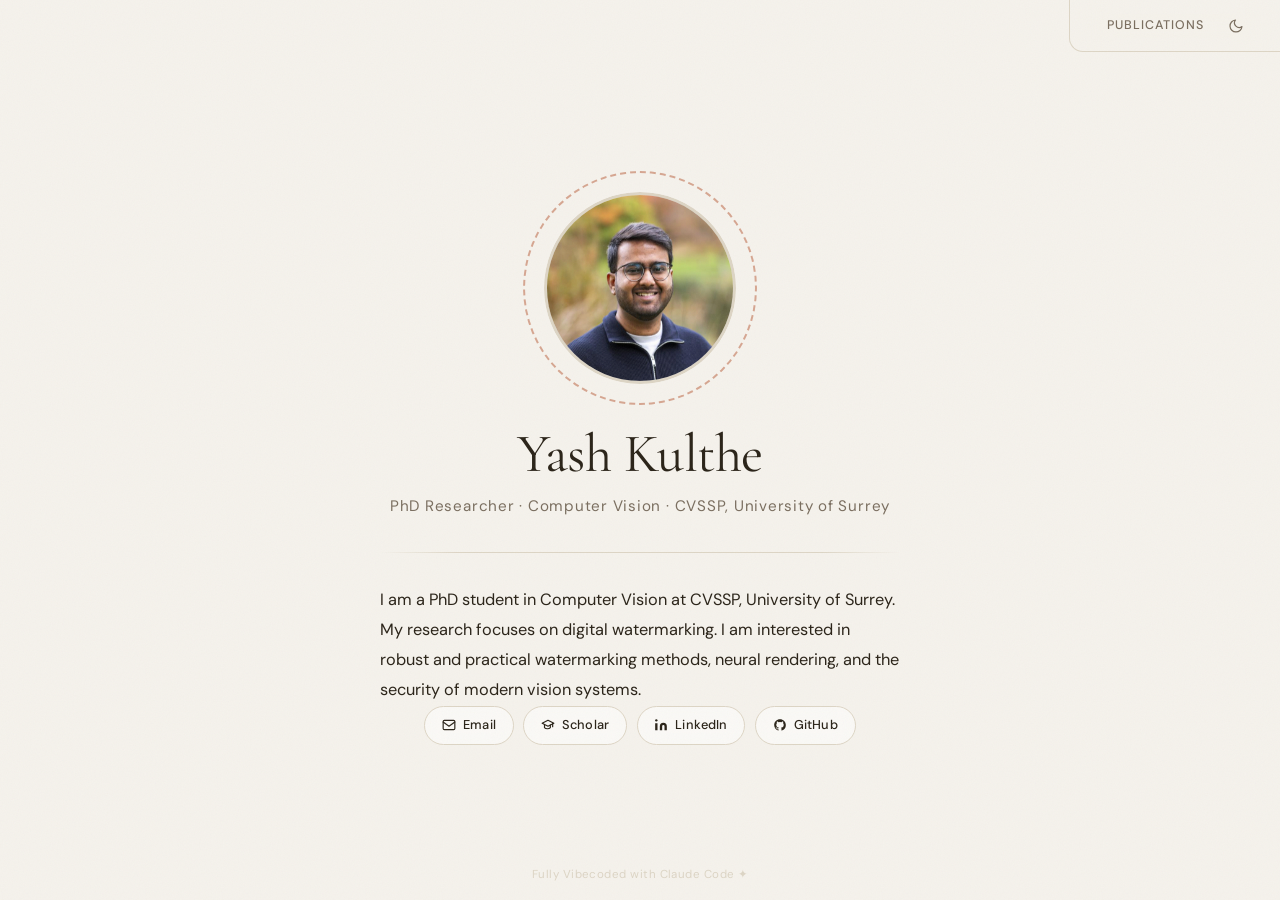
<file: index.html>
<!DOCTYPE html>
<html lang="en">
<head>
  <meta charset="UTF-8" />
  <meta name="viewport" content="width=device-width, initial-scale=1.0" />
  <title>Yash Kulthe</title>
  <script>
    (() => {
      try {
        const savedTheme = localStorage.getItem('theme');
        const prefersDark = window.matchMedia('(prefers-color-scheme: dark)').matches;
        document.documentElement.dataset.theme =
          savedTheme === 'light' || savedTheme === 'dark'
            ? savedTheme
            : (prefersDark ? 'dark' : 'light');
      } catch (error) {
        document.documentElement.dataset.theme = 'light';
      }
    })();
  </script>
  <meta name="description" content="Yash Kulthe — PhD Researcher in Computer Vision at CVSSP, University of Surrey. Research on digital watermarking, neural rendering, and vision security." />

  <meta name="google-site-verification" content="o4VE492K15_liTR5p_n89CKCNleQmVElHs2xuH4ov8E" />

  <!-- Open Graph (link previews on Slack, Twitter, WhatsApp, etc.) -->
  <meta property="og:title" content="Yash Kulthe" />
  <meta property="og:description" content="PhD Researcher in Computer Vision at CVSSP, University of Surrey." />
  <meta property="og:url" content="https://yash-research.github.io/" />
  <meta property="og:type" content="website" />

  <!-- Tell Google not to index the placeholder pages -->
  <meta name="robots" content="index, follow" />
  <link rel="preconnect" href="https://fonts.googleapis.com" />
  <link rel="preconnect" href="https://fonts.gstatic.com" crossorigin />
  <link href="https://fonts.googleapis.com/css2?family=Cormorant+Garamond:ital,wght@0,300;0,400;0,500;0,600;1,400;1,500&family=DM+Sans:opsz,wght@9..40,300;9..40,400;9..40,500&display=swap" rel="stylesheet" />
  <link rel="stylesheet" href="assets/css/style.css" />
  <script defer src="assets/js/theme.js"></script>
</head>
<body class="is-home">

  <!-- Noise texture overlay -->
  <div class="noise" aria-hidden="true"></div>

  <!-- ── Navigation ───────────────────────────────────────────── -->
  <nav class="nav" aria-label="Site navigation">
    <a href="publications.html" class="nav-link">Publications</a>
    <button type="button" class="theme-toggle" data-theme-toggle>
      <span class="theme-toggle-icon theme-icon-moon" aria-hidden="true">
        <svg viewBox="0 0 24 24" fill="none" stroke="currentColor" stroke-width="1.8" stroke-linecap="round" stroke-linejoin="round">
          <path d="M21 12.8A9 9 0 1 1 11.2 3a7 7 0 0 0 9.8 9.8z"/>
        </svg>
      </span>
      <span class="theme-toggle-icon theme-icon-sun" aria-hidden="true">
        <svg viewBox="0 0 24 24" fill="none" stroke="currentColor" stroke-width="1.8" stroke-linecap="round" stroke-linejoin="round">
          <circle cx="12" cy="12" r="4"/>
          <path d="M12 2v2.5M12 19.5V22M4.93 4.93l1.77 1.77M17.3 17.3l1.77 1.77M2 12h2.5M19.5 12H22M4.93 19.07 6.7 17.3M17.3 6.7l1.77-1.77"/>
        </svg>
      </span>
      <span class="visually-hidden">Toggle theme</span>
    </button>
  </nav>

  <!-- ── Home content ─────────────────────────────────────────── -->
  <main class="home-main">
    <div class="home-container">

      <!-- Profile photo with spinning dashed ring -->
      <div class="profile-wrap anim" style="--delay:0s">
        <div class="profile-ring-container">
          <div class="profile-ring" aria-hidden="true"></div>
          <div class="profile-photo-wrap">
            <!--
              Replace src with your actual photo path, e.g. assets/img/photo.jpg
              The placeholder shows your initials if the image fails to load.
            -->
            <img
              src="assets/photo.jpg"
              alt="Yash Kulthe"
              class="profile-photo"
              onerror="this.style.display='none';this.nextElementSibling.style.display='flex'"
            />
            <div class="profile-placeholder" aria-hidden="true">YK</div>
          </div>
        </div>
      </div>

      <!-- Name -->
      <h1 class="name anim" style="--delay:0.1s">Yash Kulthe</h1>

      <!-- Role / tagline -->
      <p class="role anim" style="--delay:0.18s">
        PhD Researcher &middot; Computer Vision &middot; CVSSP, University of Surrey
      </p>

      <!-- Soft ruled divider -->
      <div class="ruled anim" style="--delay:0.26s"></div>

      <!-- About paragraph -->
      <p class="about anim" style="--delay:0.34s">
        I am a PhD student in Computer Vision at CVSSP, University of Surrey.
        My research focuses on digital watermarking. I am interested in robust and practical
        watermarking methods, neural rendering, and the security of modern vision systems.
      </p>

      <!-- Link pills -->
      <div class="links anim" style="--delay:0.44s">

        <!-- Email -->
        <a href="mailto:y.kulthe@surrey.ac.uk" class="pill">
          <svg xmlns="http://www.w3.org/2000/svg" viewBox="0 0 24 24" fill="none" stroke="currentColor" stroke-width="2" stroke-linecap="round" stroke-linejoin="round" aria-hidden="true">
            <rect x="2" y="4" width="20" height="16" rx="2"/>
            <path d="m2 7 10 7 10-7"/>
          </svg>
          Email
        </a>

        <!-- Google Scholar -->
        <a href="https://scholar.google.co.uk/citations?user=-88aTiMAAAAJ&hl=en&authuser=1" class="pill" target="_blank" rel="noopener">
          <svg xmlns="http://www.w3.org/2000/svg" viewBox="0 0 24 24" fill="none" stroke="currentColor" stroke-width="2" stroke-linecap="round" stroke-linejoin="round" aria-hidden="true">
            <path d="M12 14 2 9l10-5 10 5-10 5z"/>
            <path d="M6 11.5v5c2 2.5 8 2.5 10 0v-5"/>
            <line x1="20" y1="9" x2="20" y2="15"/>
          </svg>
          Scholar
        </a>

        <!-- LinkedIn -->
        <a href="https://www.linkedin.com/in/yash-kulthe/" class="pill" target="_blank" rel="noopener">
          <svg xmlns="http://www.w3.org/2000/svg" viewBox="0 0 24 24" fill="currentColor" aria-hidden="true">
            <path d="M16 8a6 6 0 0 1 6 6v7h-4v-7a2 2 0 0 0-2-2 2 2 0 0 0-2 2v7h-4v-7a6 6 0 0 1 6-6z"/>
            <rect x="2" y="9" width="4" height="12"/>
            <circle cx="4" cy="4" r="2"/>
          </svg>
          LinkedIn
        </a>

        <!-- GitHub -->
        <a href="https://github.com/JosTheBossX" class="pill" target="_blank" rel="noopener">
          <svg xmlns="http://www.w3.org/2000/svg" viewBox="0 0 24 24" fill="currentColor" aria-hidden="true">
            <path fill-rule="evenodd" clip-rule="evenodd" d="M12 2C6.477 2 2 6.484 2 12.017c0 4.425 2.865 8.18 6.839 9.504.5.092.682-.217.682-.483 0-.237-.008-.868-.013-1.703-2.782.605-3.369-1.343-3.369-1.343-.454-1.158-1.11-1.466-1.11-1.466-.908-.62.069-.608.069-.608 1.003.07 1.531 1.032 1.531 1.032.892 1.53 2.341 1.088 2.91.832.092-.647.35-1.088.636-1.338-2.22-.253-4.555-1.113-4.555-4.951 0-1.093.39-1.988 1.029-2.688-.103-.253-.446-1.272.098-2.65 0 0 .84-.27 2.75 1.026A9.564 9.564 0 0 1 12 6.844a9.59 9.59 0 0 1 2.504.337c1.909-1.296 2.747-1.027 2.747-1.027.546 1.379.202 2.398.1 2.651.64.7 1.028 1.595 1.028 2.688 0 3.848-2.339 4.695-4.566 4.943.359.309.678.92.678 1.855 0 1.338-.012 2.419-.012 2.747 0 .268.18.58.688.482A10.02 10.02 0 0 0 22 12.017C22 6.484 17.522 2 12 2z"/>
          </svg>
          GitHub
        </a>

      </div>
    </div>
  </main>

  <footer class="site-footer">Fully Vibecoded with Claude Code ✦</footer>

</body>
</html>
</file>
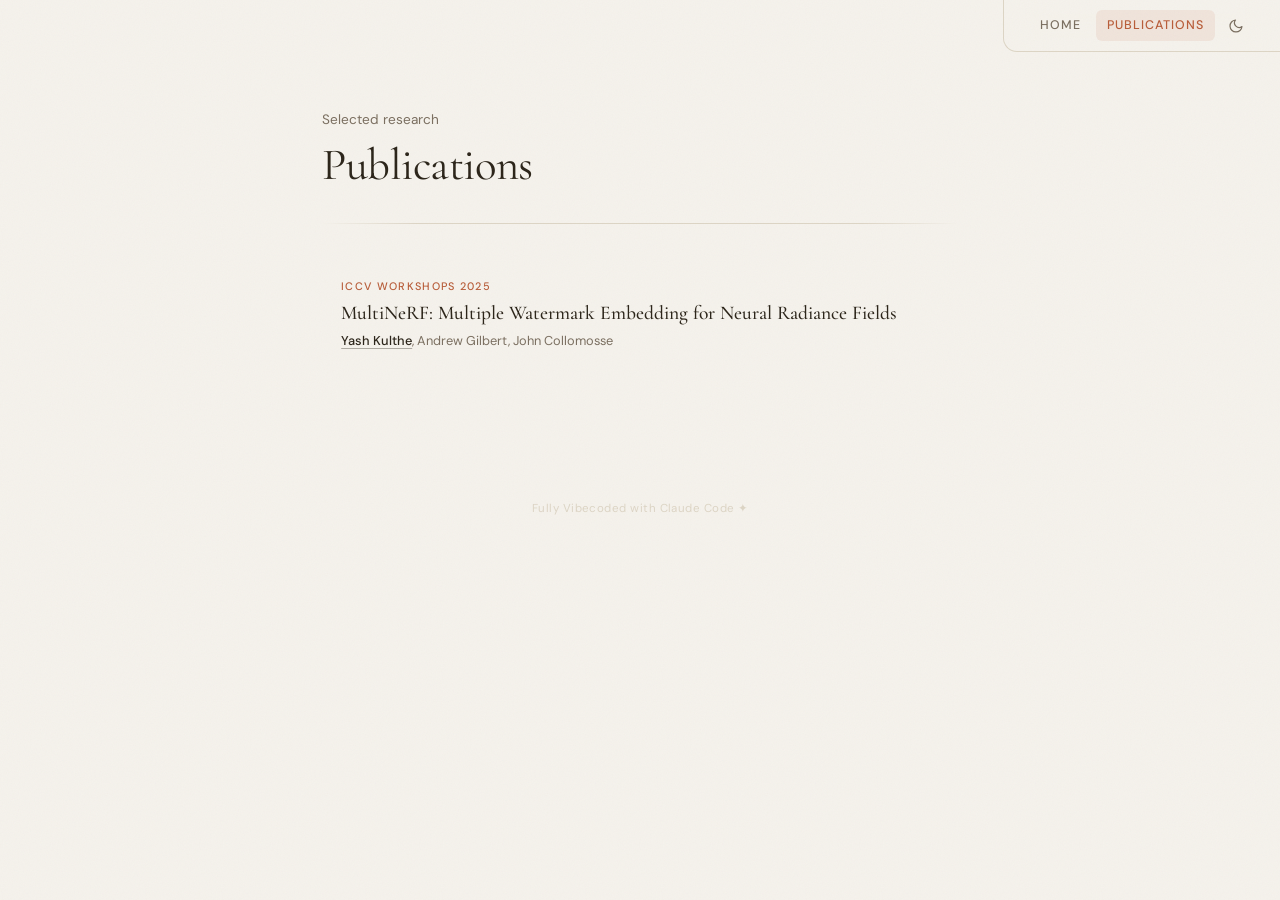
<file: publications.html>
<!DOCTYPE html>
<html lang="en">
<head>
  <meta charset="UTF-8" />
  <meta name="viewport" content="width=device-width, initial-scale=1.0" />
  <script>
    (() => {
      try {
        const savedTheme = localStorage.getItem('theme');
        const prefersDark = window.matchMedia('(prefers-color-scheme: dark)').matches;
        document.documentElement.dataset.theme =
          savedTheme === 'light' || savedTheme === 'dark'
            ? savedTheme
            : (prefersDark ? 'dark' : 'light');
      } catch (error) {
        document.documentElement.dataset.theme = 'light';
      }
    })();
  </script>
  <title>Publications — Yash Kulthe</title>
  <meta name="description" content="Publications by Yash Kulthe." />
  <link rel="preconnect" href="https://fonts.googleapis.com" />
  <link rel="preconnect" href="https://fonts.gstatic.com" crossorigin />
  <link href="https://fonts.googleapis.com/css2?family=Cormorant+Garamond:ital,wght@0,300;0,400;0,500;0,600;1,400;1,500&family=DM+Sans:opsz,wght@9..40,300;9..40,400;9..40,500&display=swap" rel="stylesheet" />
  <link rel="stylesheet" href="assets/css/style.css" />
  <script defer src="assets/js/theme.js"></script>
</head>
<body>

  <div class="noise" aria-hidden="true"></div>

  <!-- ── Navigation ───────────────────────────────────────────── -->
  <nav class="nav" aria-label="Site navigation">
    <a href="index.html" class="nav-link">Home</a>
    <a href="publications.html" class="nav-link active">Publications</a>
    <button type="button" class="theme-toggle" data-theme-toggle>
      <span class="theme-toggle-icon theme-icon-moon" aria-hidden="true">
        <svg viewBox="0 0 24 24" fill="none" stroke="currentColor" stroke-width="1.8" stroke-linecap="round" stroke-linejoin="round">
          <path d="M21 12.8A9 9 0 1 1 11.2 3a7 7 0 0 0 9.8 9.8z"/>
        </svg>
      </span>
      <span class="theme-toggle-icon theme-icon-sun" aria-hidden="true">
        <svg viewBox="0 0 24 24" fill="none" stroke="currentColor" stroke-width="1.8" stroke-linecap="round" stroke-linejoin="round">
          <circle cx="12" cy="12" r="4"/>
          <path d="M12 2v2.5M12 19.5V22M4.93 4.93l1.77 1.77M17.3 17.3l1.77 1.77M2 12h2.5M19.5 12H22M4.93 19.07 6.7 17.3M17.3 6.7l1.77-1.77"/>
        </svg>
      </span>
      <span class="visually-hidden">Toggle theme</span>
    </button>
  </nav>

  <!-- ── Publications list ─────────────────────────────────────── -->
  <main class="pub-page">

    <header class="anim" style="--delay:0s">
      <p class="page-sub">Selected research</p>
      <h1 class="page-title">Publications</h1>
      <div class="ruled"></div>
    </header>

    <!--
      ════════════════════════════════════════════════════════════
      Add / remove <a class="pub-item"> entries below.
      Each row links to its project page under projects/.
      Underline the main author with <span class="me">...</span>.
      ════════════════════════════════════════════════════════════
    -->
    <ul class="pub-list" role="list">

      <!-- ── MultiNeRF ─────────────────────────────────────── -->
      <li>
        <a href="projects/multinerf-iccvw2025.html" class="pub-item anim" style="--delay:0.08s">
          <p class="pub-venue">ICCV Workshops 2025</p>
          <p class="pub-title">
            MultiNeRF: Multiple Watermark Embedding for Neural Radiance Fields
          </p>
          <p class="pub-authors">
            <span class="me">Yash Kulthe</span>,
            Andrew Gilbert,
            John Collomosse
          </p>
          <span class="pub-arrow" aria-hidden="true">
            <svg xmlns="http://www.w3.org/2000/svg" viewBox="0 0 24 24" fill="none"
                 stroke="currentColor" stroke-width="2" stroke-linecap="round" stroke-linejoin="round">
              <path d="m9 18 6-6-6-6"/>
            </svg>
          </span>
        </a>
      </li>

      <!--
        ── TEMPLATE — copy & paste to add more papers ──────────
        <li>
          <a href="projects/SLUG.html" class="pub-item anim" style="--delay:0.14s">
            <p class="pub-venue">VENUE YEAR</p>
            <p class="pub-title">Paper Title Here</p>
            <p class="pub-authors">
              <span class="me">Yash Kulthe</span>, Co-Author One
            </p>
            <span class="pub-arrow" aria-hidden="true">
              <svg xmlns="http://www.w3.org/2000/svg" viewBox="0 0 24 24" fill="none"
                   stroke="currentColor" stroke-width="2" stroke-linecap="round" stroke-linejoin="round">
                <path d="m9 18 6-6-6-6"/>
              </svg>
            </span>
          </a>
        </li>
        ─────────────────────────────────────────────────────── -->

    </ul>
  </main>

  <footer class="site-footer">Fully Vibecoded with Claude Code ✦</footer>

</body>
</html>
</file>
<file: assets/css/style.css>
/* ================================================================
   PERSONAL ACADEMIC WEBSITE
   Palette : Warm Parchment #f5f2ec  ×  Terracotta #b85c38
   Fonts   : Cormorant Garamond (serif)  +  DM Sans (sans)
   ================================================================ */

/* ── Variables ───────────────────────────────────────────────── */
:root {
  --bg:          #f5f2ec;
  --accent:      #b85c38;
  --accent-dark: #8f3f22;
  --text:        #2a2318;
  --muted:       #7a6e5f;
  --border:      #ddd5c5;
  --card:        rgba(255, 255, 255, 0.52);
  --glass-bg:    rgba(245, 242, 236, 0.74);
  --surface:     #ede8df;
  --surface-2:   #ddd5c4;
  --panel:       rgba(255,255,255,0.72);
  --accent-wash: rgba(184,92,56,0.09);
  --shadow:      rgba(42, 35, 24, 0.08);
  --shadow-strong: rgba(42, 35, 24, 0.18);
  --nav-h:       52px;
  --max-w:       700px;
  --ease:        cubic-bezier(0.22, 1, 0.36, 1);
}

:root[data-theme='dark'] {
  --bg:          #161310;
  --accent:      #d58b66;
  --accent-dark: #f0b08c;
  --text:        #f3eadc;
  --muted:       #b8aa97;
  --border:      #4c4035;
  --card:        rgba(30, 27, 24, 0.72);
  --glass-bg:    rgba(22, 19, 16, 0.82);
  --surface:     #241f1a;
  --surface-2:   #191511;
  --panel:       rgba(35, 31, 27, 0.9);
  --accent-wash: rgba(213,139,102,0.16);
  --shadow:      rgba(0, 0, 0, 0.28);
  --shadow-strong: rgba(0, 0, 0, 0.42);
}

/* ── Reset ───────────────────────────────────────────────────── */
*, *::before, *::after { box-sizing: border-box; margin: 0; padding: 0; }
html { scroll-behavior: smooth; -webkit-font-smoothing: antialiased; }

body {
  background: var(--bg);
  color: var(--text);
  font-family: 'DM Sans', system-ui, sans-serif;
  font-size: clamp(14.5px, 1.1vw, 16.5px);
  line-height: 1.75;
  min-height: 100vh;
  transition: background-color 0.25s ease, color 0.25s ease;
}

a { color: inherit; text-decoration: none; }
img { display: block; max-width: 100%; }

/* ── Noise texture overlay ───────────────────────────────────── */
.noise {
  position: fixed;
  inset: 0;
  pointer-events: none;
  z-index: 9000;
  opacity: 0.038;
  background-image: url("data:image/svg+xml,%3Csvg xmlns='http://www.w3.org/2000/svg' width='220' height='220'%3E%3Cfilter id='n'%3E%3CfeTurbulence type='fractalNoise' baseFrequency='0.82' numOctaves='4' stitchTiles='stitch'/%3E%3C/filter%3E%3Crect width='220' height='220' filter='url(%23n)'/%3E%3C/svg%3E");
}

:root[data-theme='dark'] .noise { opacity: 0.028; }

/* ── Frosted-glass nav ───────────────────────────────────────── */
.nav {
  position: fixed;
  top: 0;
  right: 0;
  z-index: 500;
  display: flex;
  align-items: center;
  gap: 0.2rem;
  height: var(--nav-h);
  padding: 0 1.6rem;
  background: var(--glass-bg);
  backdrop-filter: blur(18px) saturate(1.5);
  -webkit-backdrop-filter: blur(18px) saturate(1.5);
  border-left: 1px solid var(--border);
  border-bottom: 1px solid var(--border);
  border-bottom-left-radius: 14px;
}

.nav-link {
  font-family: 'DM Sans', sans-serif;
  font-size: 0.78rem;
  font-weight: 500;
  letter-spacing: 0.08em;
  text-transform: uppercase;
  color: var(--muted);
  padding: 0.3rem 0.7rem;
  border-radius: 6px;
  transition: color 0.2s, background 0.2s;
}
.nav-link:hover,
.nav-link.active { color: var(--accent); background: var(--accent-wash); }

.theme-toggle {
  align-items: center;
  background: transparent;
  border: 1px solid transparent;
  color: var(--muted);
  border-radius: 6px;
  cursor: pointer;
  display: inline-flex;
  height: 2.25rem;
  justify-content: center;
  padding: 0;
  transition: color 0.2s, background 0.2s, border-color 0.2s;
  width: 2.25rem;
}

.theme-toggle:hover,
.theme-toggle:focus-visible {
  color: var(--accent);
  background: var(--accent-wash);
  border-color: var(--border);
  outline: none;
}

.theme-toggle svg {
  height: 1rem;
  width: 1rem;
}

.theme-toggle-icon {
  display: none;
  line-height: 0;
}

.theme-toggle[data-next-theme='dark'] .theme-icon-moon,
.theme-toggle[data-next-theme='light'] .theme-icon-sun {
  display: inline-flex;
}

.visually-hidden {
  border: 0;
  clip: rect(0 0 0 0);
  clip-path: inset(50%);
  height: 1px;
  margin: -1px;
  overflow: hidden;
  padding: 0;
  position: absolute;
  white-space: nowrap;
  width: 1px;
}

/* ── Animations ──────────────────────────────────────────────── */
@keyframes fadeUp {
  from { opacity: 0; transform: translateY(22px); }
  to   { opacity: 1; transform: translateY(0); }
}
@keyframes spin {
  to { transform: rotate(360deg); }
}

.anim {
  animation: fadeUp 0.72s var(--ease) var(--delay, 0s) both;
}

/* ── Ruled divider ───────────────────────────────────────────── */
.ruled {
  width: 100%;
  height: 1px;
  background: linear-gradient(
    to right,
    transparent,
    var(--border) 15%,
    var(--border) 85%,
    transparent
  );
  margin: 2rem 0;
}

/* ── Pill buttons (shared) ───────────────────────────────────── */
.pill {
  display: inline-flex;
  align-items: center;
  gap: 0.42rem;
  padding: 0.48rem 1.05rem;
  border-radius: 999px;
  border: 1.5px solid var(--border);
  background: var(--card);
  backdrop-filter: blur(10px);
  -webkit-backdrop-filter: blur(10px);
  font-family: 'DM Sans', sans-serif;
  font-size: 0.8rem;
  font-weight: 500;
  color: var(--text);
  letter-spacing: 0.015em;
  transition: border-color 0.2s, color 0.2s, background 0.2s, transform 0.2s;
  cursor: pointer;
}
.pill svg { width: 14px; height: 14px; flex-shrink: 0; }
.pill:hover {
  border-color: var(--accent);
  color: var(--accent);
  background: var(--accent-wash);
  transform: translateY(-2px);
}

/* ================================================================
   HOME PAGE
   ================================================================ */

.home-main {
  display: flex;
  align-items: center;
  justify-content: center;
  min-height: 100vh;
  padding: calc(var(--nav-h) + 3.5rem) 2rem 5rem;
}

.home-container {
  width: 100%;
  max-width: 520px;
  display: flex;
  flex-direction: column;
  align-items: center;
  text-align: center;
}

/* ── Profile photo + spinning dashed ring ── */
.profile-wrap {
  margin-bottom: 2rem;
}

.profile-ring-container {
  position: relative;
  width: 210px;
  height: 210px;
  display: flex;
  align-items: center;
  justify-content: center;
}

.profile-ring {
  position: absolute;
  inset: -12px;
  border-radius: 50%;
  border: 2px dashed var(--accent);
  opacity: 0.5;
  animation: spin 26s linear infinite;
}

.profile-photo-wrap {
  position: relative;
  z-index: 1;
  width: 192px;
  height: 192px;
  border-radius: 50%;
  overflow: hidden;
  border: 3px solid var(--border);
  background: var(--surface);
  flex-shrink: 0;
  /* smooth circular crop — prevents jagged edges */
  transform: translateZ(0);
  -webkit-mask-image: -webkit-radial-gradient(circle, white 100%, black 100%);
  mask-image: radial-gradient(circle, white 100%, black 100%);
}

.profile-photo {
  width: 100%;
  height: 100%;
  object-fit: cover;
  image-rendering: auto;
  -webkit-backface-visibility: hidden;
  backface-visibility: hidden;
}

.profile-placeholder {
  display: none;
  width: 100%;
  height: 100%;
  align-items: center;
  justify-content: center;
  font-family: 'Cormorant Garamond', serif;
  font-size: 2.8rem;
  font-weight: 400;
  color: var(--accent);
  background: linear-gradient(135deg, var(--surface) 0%, var(--surface-2) 100%);
  letter-spacing: 0.04em;
}

/* ── Name ── */
.name {
  font-family: 'Cormorant Garamond', serif;
  font-size: clamp(2.3rem, 6vw, 3.4rem);
  font-weight: 400;
  letter-spacing: -0.01em;
  line-height: 1.1;
  color: var(--text);
}

/* ── Role tagline ── */
.role {
  font-size: clamp(0.82rem, 1.8vw, 0.95rem);
  font-weight: 400;
  color: var(--muted);
  letter-spacing: 0.05em;
  margin-top: 0.55rem;
}

/* ── About ── */
.about {
  font-size: clamp(0.9rem, 1.6vw, 1.02rem);
  line-height: 1.85;
  text-align: left;
  color: var(--text);
}

/* ── Links row ── */
.links {
  display: flex;
  flex-wrap: wrap;
  gap: 0.6rem;
  justify-content: center;
}

/* ================================================================
   PUBLICATIONS PAGE
   ================================================================ */

.pub-page {
  padding: calc(var(--nav-h) + 3.5rem) 2rem 6rem;
  max-width: var(--max-w);
  margin: 0 auto;
}

.page-title {
  font-family: 'Cormorant Garamond', serif;
  font-size: clamp(2rem, 5vw, 2.8rem);
  font-weight: 400;
  letter-spacing: -0.01em;
  line-height: 1.15;
  margin-bottom: 0.35rem;
}

.page-sub {
  font-size: 0.85rem;
  color: var(--muted);
  margin-bottom: 0.5rem;
}

.pub-list {
  list-style: none;
  display: flex;
  flex-direction: column;
}

.pub-item {
  position: relative;
  display: block;
  padding: 1.3rem 2.5rem 1.3rem 1.2rem;
  border-radius: 10px;
  color: inherit;
  text-decoration: none;
  transition: background 0.22s;
  overflow: hidden;
}

/* Animated left accent bar */
.pub-item::before {
  content: '';
  position: absolute;
  left: 0;
  top: 50%;
  transform: translateY(-50%) scaleY(0);
  width: 3px;
  height: 60%;
  background: var(--accent);
  border-radius: 0 2px 2px 0;
  transition: transform 0.3s var(--ease), opacity 0.3s;
  opacity: 0;
}

.pub-item + .pub-item { border-top: 1px solid var(--border); }

.pub-item:hover { background: var(--card); }
.pub-item:hover::before { transform: translateY(-50%) scaleY(1); opacity: 1; }

.pub-venue {
  font-size: 0.68rem;
  font-weight: 500;
  letter-spacing: 0.12em;
  text-transform: uppercase;
  color: var(--accent);
  margin-bottom: 0.28rem;
}

.pub-title {
  font-family: 'Cormorant Garamond', serif;
  font-size: clamp(1.05rem, 2.4vw, 1.22rem);
  font-weight: 500;
  line-height: 1.32;
  margin-bottom: 0.32rem;
  color: var(--text);
}

.pub-authors {
  font-size: 0.8rem;
  color: var(--muted);
  line-height: 1.5;
}

.pub-authors .me {
  color: var(--text);
  font-weight: 500;
  text-decoration: underline;
  text-underline-offset: 3px;
  text-decoration-color: rgba(42,35,24,0.35);
}

/* Right arrow on hover */
.pub-arrow {
  position: absolute;
  right: 1rem;
  top: 50%;
  transform: translateY(-50%) translateX(-8px);
  opacity: 0;
  color: var(--accent);
  transition: opacity 0.22s, transform 0.25s var(--ease);
}
.pub-arrow svg { width: 16px; height: 16px; }
.pub-item:hover .pub-arrow { opacity: 1; transform: translateY(-50%) translateX(0); }

/* ================================================================
   PROJECT PAGE
   ================================================================ */

.project-page {
  padding: calc(var(--nav-h) + 3rem) 2rem 6rem;
  max-width: var(--max-w);
  margin: 0 auto;
}

/* Back nav */
.back-link {
  display: inline-flex;
  align-items: center;
  gap: 0.4rem;
  font-size: 0.8rem;
  font-weight: 500;
  letter-spacing: 0.04em;
  color: var(--muted);
  margin-bottom: 2.5rem;
  transition: color 0.2s, gap 0.2s;
  text-transform: uppercase;
}
.back-link svg { width: 14px; height: 14px; }
.back-link:hover { color: var(--accent); gap: 0.6rem; }

/* Venue badge */
.venue-badge {
  display: inline-block;
  font-size: 0.7rem;
  font-weight: 500;
  letter-spacing: 0.12em;
  text-transform: uppercase;
  color: var(--accent);
  border: 1.5px solid var(--accent);
  padding: 0.18rem 0.6rem;
  border-radius: 4px;
  margin-bottom: 0.9rem;
}

/* Title */
.project-title {
  font-family: 'Cormorant Garamond', serif;
  font-size: clamp(1.7rem, 4.5vw, 2.55rem);
  font-weight: 400;
  letter-spacing: -0.01em;
  line-height: 1.22;
  margin-bottom: 0.9rem;
  color: var(--text);
}

/* Authors */
.project-authors {
  font-size: 0.88rem;
  color: var(--muted);
  margin-bottom: 1.4rem;
  line-height: 1.6;
}
.project-authors .me {
  color: var(--text);
  font-weight: 500;
  text-decoration: underline;
  text-underline-offset: 3px;
  text-decoration-color: rgba(42,35,24,0.3);
}

/* Pill links row */
.project-links {
  display: flex;
  flex-wrap: wrap;
  gap: 0.5rem;
  margin-bottom: 2.5rem;
}

/* Teaser figure */
.teaser {
  width: 100%;
  aspect-ratio: 16 / 7;
  background: linear-gradient(135deg, var(--surface) 0%, var(--surface-2) 100%);
  border-radius: 10px;
  border: 1px solid var(--border);
  display: flex;
  align-items: center;
  justify-content: center;
  margin-bottom: 2.75rem;
  overflow: hidden;
  position: relative;
}

.teaser img {
  width: 100%;
  height: 100%;
  object-fit: contain;
  background: var(--panel);
}

.teaser-label {
  text-align: center;
  color: var(--muted);
}
.teaser-label svg {
  width: 36px;
  height: 36px;
  opacity: 0.35;
  margin: 0 auto 0.5rem;
  display: block;
}
.teaser-label p {
  font-size: 0.75rem;
  letter-spacing: 0.06em;
  text-transform: uppercase;
}

/* Content sections */
.section { margin-bottom: 2.25rem; }

.section-label {
  font-size: 0.68rem;
  font-weight: 500;
  letter-spacing: 0.14em;
  text-transform: uppercase;
  color: var(--accent);
  margin-bottom: 0.65rem;
}

.section p {
  font-size: clamp(0.9rem, 1.6vw, 1rem);
  line-height: 1.88;
  color: var(--text);
}
.section p + p { margin-top: 0.85rem; }

/* BibTeX block */
.bibtex-wrap { position: relative; }

.bibtex {
  background: var(--card);
  border: 1px solid var(--border);
  border-radius: 10px;
  padding: 1.2rem 1.4rem 1.2rem 1.4rem;
  font-family: 'Courier New', Courier, monospace;
  font-size: 0.75rem;
  line-height: 1.75;
  color: var(--text);
  overflow-x: auto;
  backdrop-filter: blur(8px);
  -webkit-backdrop-filter: blur(8px);
  white-space: pre;
}

.copy-btn {
  position: absolute;
  top: 0.7rem;
  right: 0.7rem;
  font-family: 'DM Sans', sans-serif;
  font-size: 0.7rem;
  font-weight: 500;
  color: var(--muted);
  background: var(--bg);
  border: 1px solid var(--border);
  border-radius: 5px;
  padding: 0.22rem 0.6rem;
  cursor: pointer;
  transition: color 0.2s, border-color 0.2s;
  letter-spacing: 0.04em;
}
.copy-btn:hover { color: var(--accent); border-color: var(--accent); }

/* ── Project page — extended content styles ─────────────────── */
.workshop-name {
  font-size: 0.8rem;
  color: var(--muted);
  margin-bottom: 0.9rem;
  letter-spacing: 0.01em;
}

.section-heading {
  font-family: 'Cormorant Garamond', serif;
  font-size: clamp(1.1rem, 2.5vw, 1.35rem);
  font-weight: 500;
  margin: 1.5rem 0 0.55rem;
  color: var(--text);
}

.contrib-item {
  padding-left: 1.1rem;
  border-left: 2px solid var(--border);
  margin-bottom: 1.75rem;
  transition: border-color 0.2s;
}
.contrib-item:hover { border-color: var(--accent); }
.contrib-item:last-child { margin-bottom: 0; }

.equation-block {
  background: var(--card);
  border: 1px solid var(--border);
  border-radius: 8px;
  padding: 1rem 1.5rem;
  margin: 1.1rem 0;
  text-align: center;
  overflow-x: auto;
  backdrop-filter: blur(8px);
  -webkit-backdrop-filter: blur(8px);
}

.figure-block {
  margin: 1.6rem 0;
}

.figure-placeholder {
  width: 100%;
  background: linear-gradient(135deg, var(--surface) 0%, var(--surface-2) 100%);
  border: 1px solid var(--border);
  border-radius: 10px;
  display: flex;
  align-items: center;
  justify-content: center;
  overflow: hidden;
}
.figure-placeholder.sm  { aspect-ratio: 16 / 6; }
.figure-placeholder.med { aspect-ratio: 16 / 7; }
.figure-placeholder.lg  { aspect-ratio: 16 / 8; }

.figure-placeholder img {
  width: 100%;
  height: 100%;
  object-fit: contain;
  background: var(--panel);
}

.figure-caption {
  font-size: 0.78rem;
  color: var(--muted);
  line-height: 1.6;
  margin-top: 0.6rem;
  font-style: italic;
}

/* Image Comparison Slider */
.image-comparison {
  max-width: 420px;
  margin: 1.25rem auto 0;
}

.comparison-container {
  position: relative;
  overflow: hidden;
  border-radius: 10px;
  border: 1px solid var(--border);
  box-shadow: 0 10px 24px var(--shadow);
  background: var(--panel);
}

.comparison-image {
  width: 100%;
  height: auto;
  display: block;
  user-select: none;
}

.overlay-image {
  position: absolute;
  inset: 0;
  width: 100%;
  height: 100%;
  object-fit: cover;
  clip-path: inset(0 50% 0 0);
}

.comparison-slider {
  position: absolute;
  top: 0;
  left: 50%;
  width: 4px;
  height: 100%;
  background: rgba(255,255,255,0.95);
  cursor: ew-resize;
  z-index: 3;
  transform: translateX(-50%);
  box-shadow: 0 0 10px var(--shadow-strong);
  touch-action: none;
}

.comparison-slider:focus-visible {
  outline: 2px solid var(--accent);
  outline-offset: 4px;
}

.slider-button {
  position: absolute;
  top: 50%;
  left: 50%;
  width: 22px;
  height: 22px;
  background: var(--panel);
  border: 2px solid var(--accent);
  border-radius: 50%;
  transform: translate(-50%, -50%);
  cursor: ew-resize;
  box-shadow: 0 2px 8px var(--shadow-strong);
}

.comparison-labels {
  position: absolute;
  inset: auto 0 0 0;
  display: flex;
  justify-content: space-between;
  gap: 0.75rem;
  padding: 0.75rem;
  pointer-events: none;
}

.comparison-label {
  background: var(--glass-bg);
  border: 1px solid var(--border);
  border-radius: 999px;
  color: var(--text);
  font-size: 0.72rem;
  font-weight: 500;
  line-height: 1;
  padding: 0.35rem 0.7rem;
  letter-spacing: 0.02em;
}

.left-label {
  color: var(--accent);
}

.results-grid {
  display: grid;
  grid-template-columns: 1fr 1fr;
  gap: 1.25rem;
  margin: 1.25rem 0;
}
@media (max-width: 560px) { .results-grid { grid-template-columns: 1fr; } }

.method-labels {
  display: flex;
  gap: 0.5rem;
  margin-top: 0.6rem;
  flex-wrap: wrap;
}
.method-tag {
  font-size: 0.72rem;
  font-weight: 500;
  padding: 0.2rem 0.65rem;
  border-radius: 999px;
  border: 1.5px solid var(--border);
  color: var(--muted);
  letter-spacing: 0.03em;
}
.method-tag.ours {
  border-color: var(--accent);
  color: var(--accent);
}

/* ── Footnote footer ─────────────────────────────────────────── */
.site-footer {
  text-align: center;
  padding: 2rem;
  font-size: 0.72rem;
  color: var(--border);
  letter-spacing: 0.04em;
  transition: color 0.3s;
  user-select: none;
}
.site-footer:hover { color: var(--muted); }

/* Pin footer to bottom of viewport on the home page */
.is-home .site-footer {
  position: fixed;
  bottom: 0;
  left: 0;
  right: 0;
  padding: 0.9rem;
}

/* ── Responsive ──────────────────────────────────────────────── */
@media (max-width: 640px) {
  .nav { padding: 0 1.1rem; }
  .home-main { padding-top: calc(var(--nav-h) + 2.5rem); }
  .pub-page,
  .project-page { padding: calc(var(--nav-h) + 2rem) 1.1rem 4rem; }
  .pub-item { padding: 1rem 2rem 1rem 1rem; }
  .profile-ring-container { width: 168px; height: 168px; }
  .profile-photo-wrap { width: 152px; height: 152px; }
}
</file>
